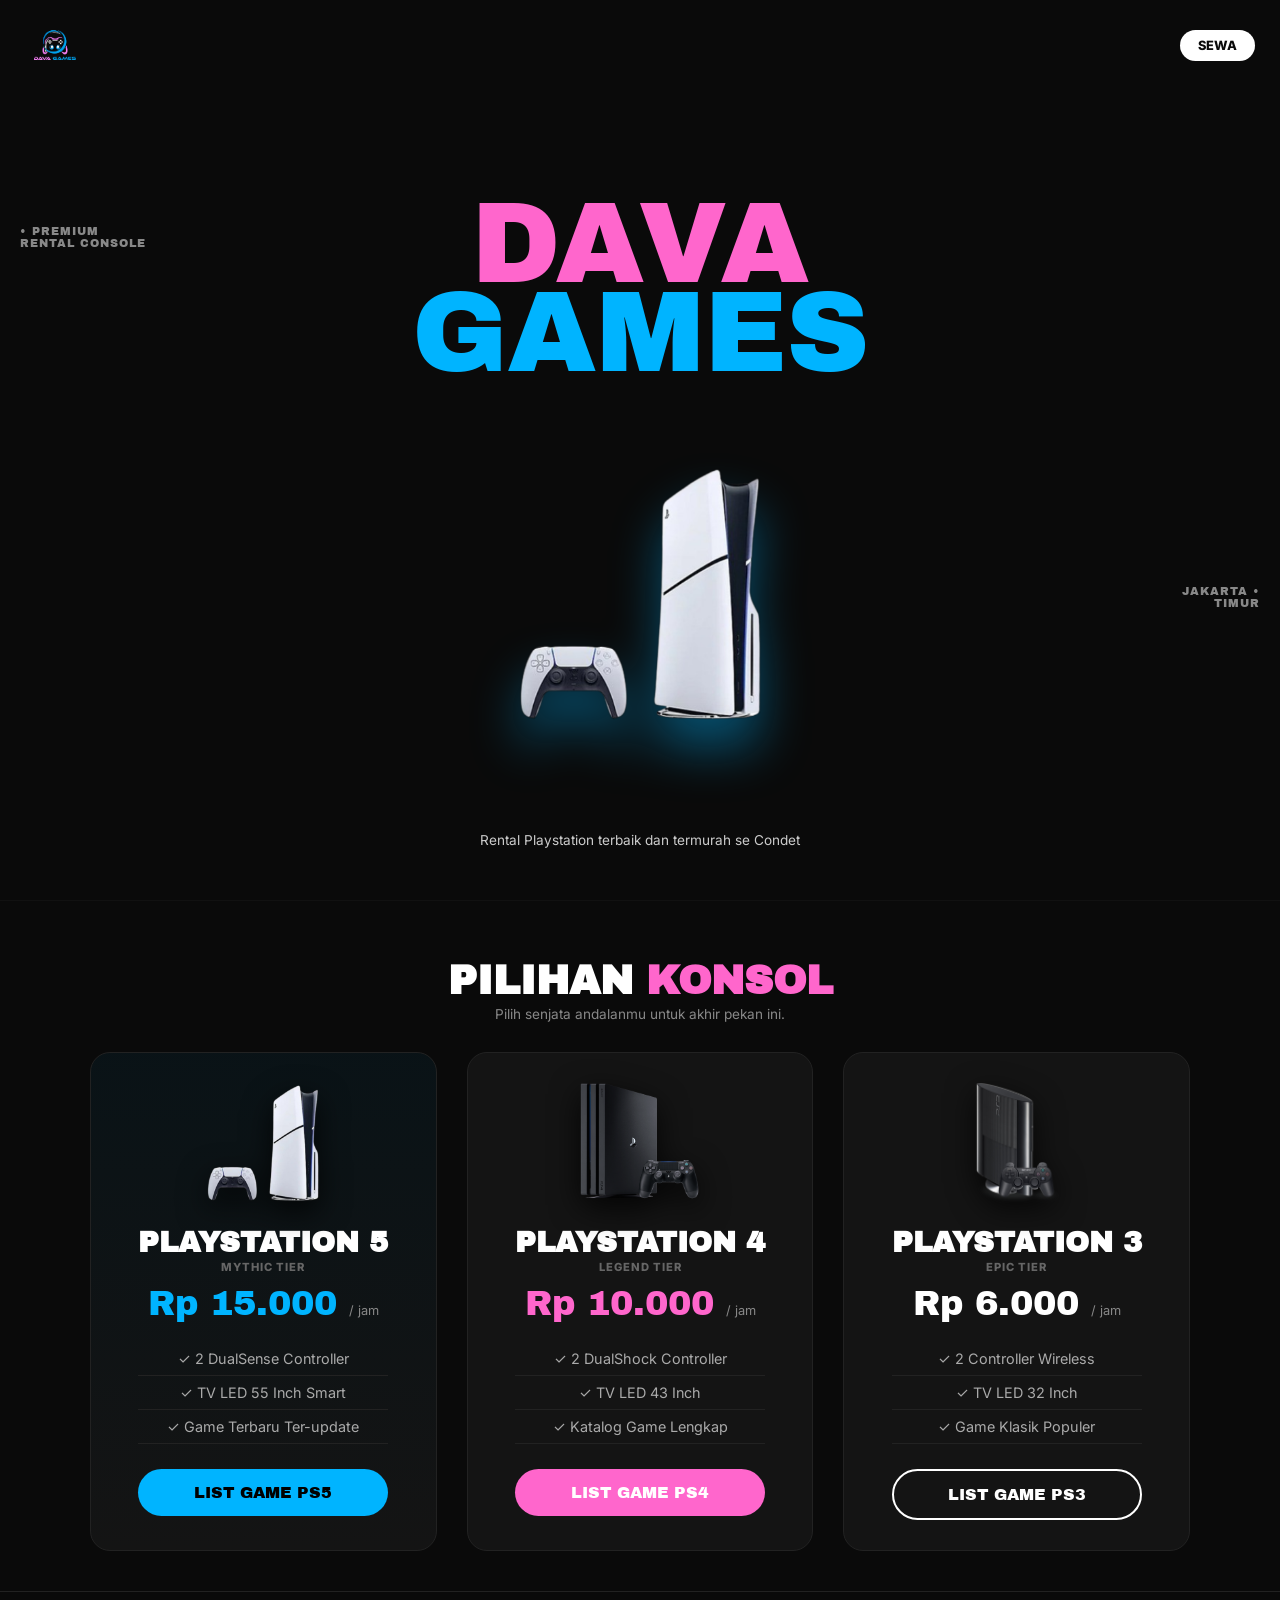
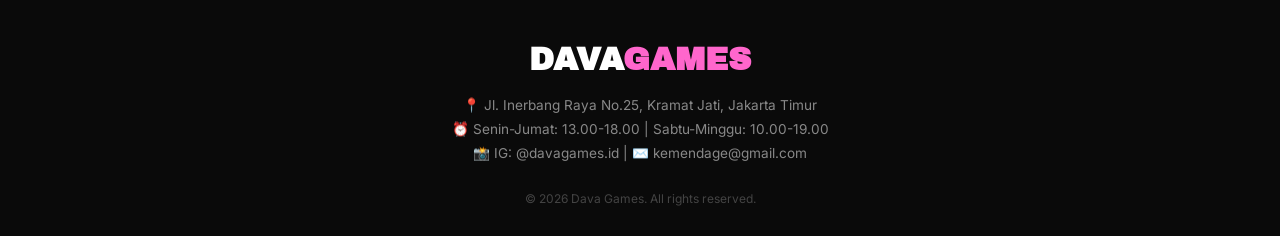
<file: index.html>
<!DOCTYPE html>
<html lang="id">
<head>
    <meta charset="UTF-8">
    <meta name="viewport" content="width=device-width, initial-scale=1.0, maximum-scale=1.0, user-scalable=no">
    <title>Dava Games | Premium PlayStation Rental</title>
    <link href="https://fonts.googleapis.com/css2?family=Archivo+Black&family=Inter:wght@400;600;800&display=swap" rel="stylesheet">
    <link rel="stylesheet" href="style.css">
</head>
<body>

    <nav>
        <div class="logo">
            <a href="index.html">
                <img src="image/logo.png" alt="Logo Dava Games">
            </a>
        </div>
        <a href="harga.html" class="nav-btn">Sewa</a>
    </nav>

    <header class="hero">
        
        <div class="huge-text-bg">
            <div class="text-pink">DAVA</div>
            <div class="text-cyan" style="margin-top: -15px;">GAMES</div>
        </div>

        <div class="center-object-wrapper">
            <img src="image/ps5.png" alt="PS5 Console" class="center-3d-obj">
        </div>

        <div class="float-text top-left">
            • PREMIUM <br> RENTAL CONSOLE
        </div>
        <div class="float-text bottom-right">
            JAKARTA • <br> TIMUR
        </div>

        <div class="hero-desc">
            <p>Rental Playstation terbaik dan termurah se Condet</p>
        </div>
    </header>

    <section id="katalog" class="katalog-section">
        <div class="section-header">
            <h2>PILIHAN <span class="text-pink">KONSOL</span></h2>
            <p>Pilih senjata andalanmu untuk akhir pekan ini.</p>
        </div>

        <div class="modern-cards">
            <div class="m-card best-tier">
                <div class="m-card-image">
                    <img src="image/ps5.png" alt="PS5">
                </div>
                <div class="m-card-content">
                    <h3 class="m-title">PLAYSTATION 5</h3>
                    <p class="m-tier">MYTHIC TIER</p>
                    <div class="m-price">Rp 15.000 <span>/ jam</span></div>
                    <ul class="m-features">
                        <li>✓ 2 DualSense Controller</li>
                        <li>✓ TV LED 55 Inch Smart</li>
                        <li>✓ Game Terbaru Ter-update</li>
                    </ul>
                    <button class="m-btn btn-cyan" onclick="window.location.href='list-game.html?console=ps5'">List Game PS5</button>
                </div>
            </div>

            <div class="m-card">
                <div class="m-card-image">
                    <img src="image/ps4.png" alt="PS4">
                </div>
                <div class="m-card-content">
                    <h3 class="m-title">PLAYSTATION 4</h3>
                    <p class="m-tier">LEGEND TIER</p>
                    <div class="m-price text-pink">Rp 10.000 <span>/ jam</span></div>
                    <ul class="m-features">
                        <li>✓ 2 DualShock Controller</li>
                        <li>✓ TV LED 43 Inch</li>
                        <li>✓ Katalog Game Lengkap</li>
                    </ul>
                    <button class="m-btn btn-pink" onclick="window.location.href='list-game.html?console=ps4'">List Game PS4</button>
                </div>
            </div>

            <div class="m-card">
                <div class="m-card-image">
                    <img src="image/ps3.png" alt="PS3">
                </div>
                <div class="m-card-content">
                    <h3 class="m-title">PLAYSTATION 3</h3>
                    <p class="m-tier">EPIC TIER</p>
                    <div class="m-price">Rp 6.000 <span>/ jam</span></div>
                    <ul class="m-features">
                        <li>✓ 2 Controller Wireless</li>
                        <li>✓ TV LED 32 Inch</li>
                        <li>✓ Game Klasik Populer</li>
                    </ul>
                    <button class="m-btn btn-outline" onclick="window.location.href='list-game.html?console=ps3'">List Game PS3</button>
                </div>
            </div>
        </div>
    </section>

    <footer>
        <h2 class="footer-logo">DAVA<span class="text-pink">GAMES</span></h2>
        <div class="footer-info">
            <p>📍 Jl. Inerbang Raya No.25, Kramat Jati, Jakarta Timur</p>
            <p>⏰ Senin-Jumat: 13.00-18.00 | Sabtu-Minggu: 10.00-19.00</p>
            <p>📸 IG: @davagames.id | ✉️ kemendage@gmail.com</p>
        </div>
        <p class="copyright">© 2026 Dava Games. All rights reserved.</p>
    </footer>

</body>
</html>
</file>
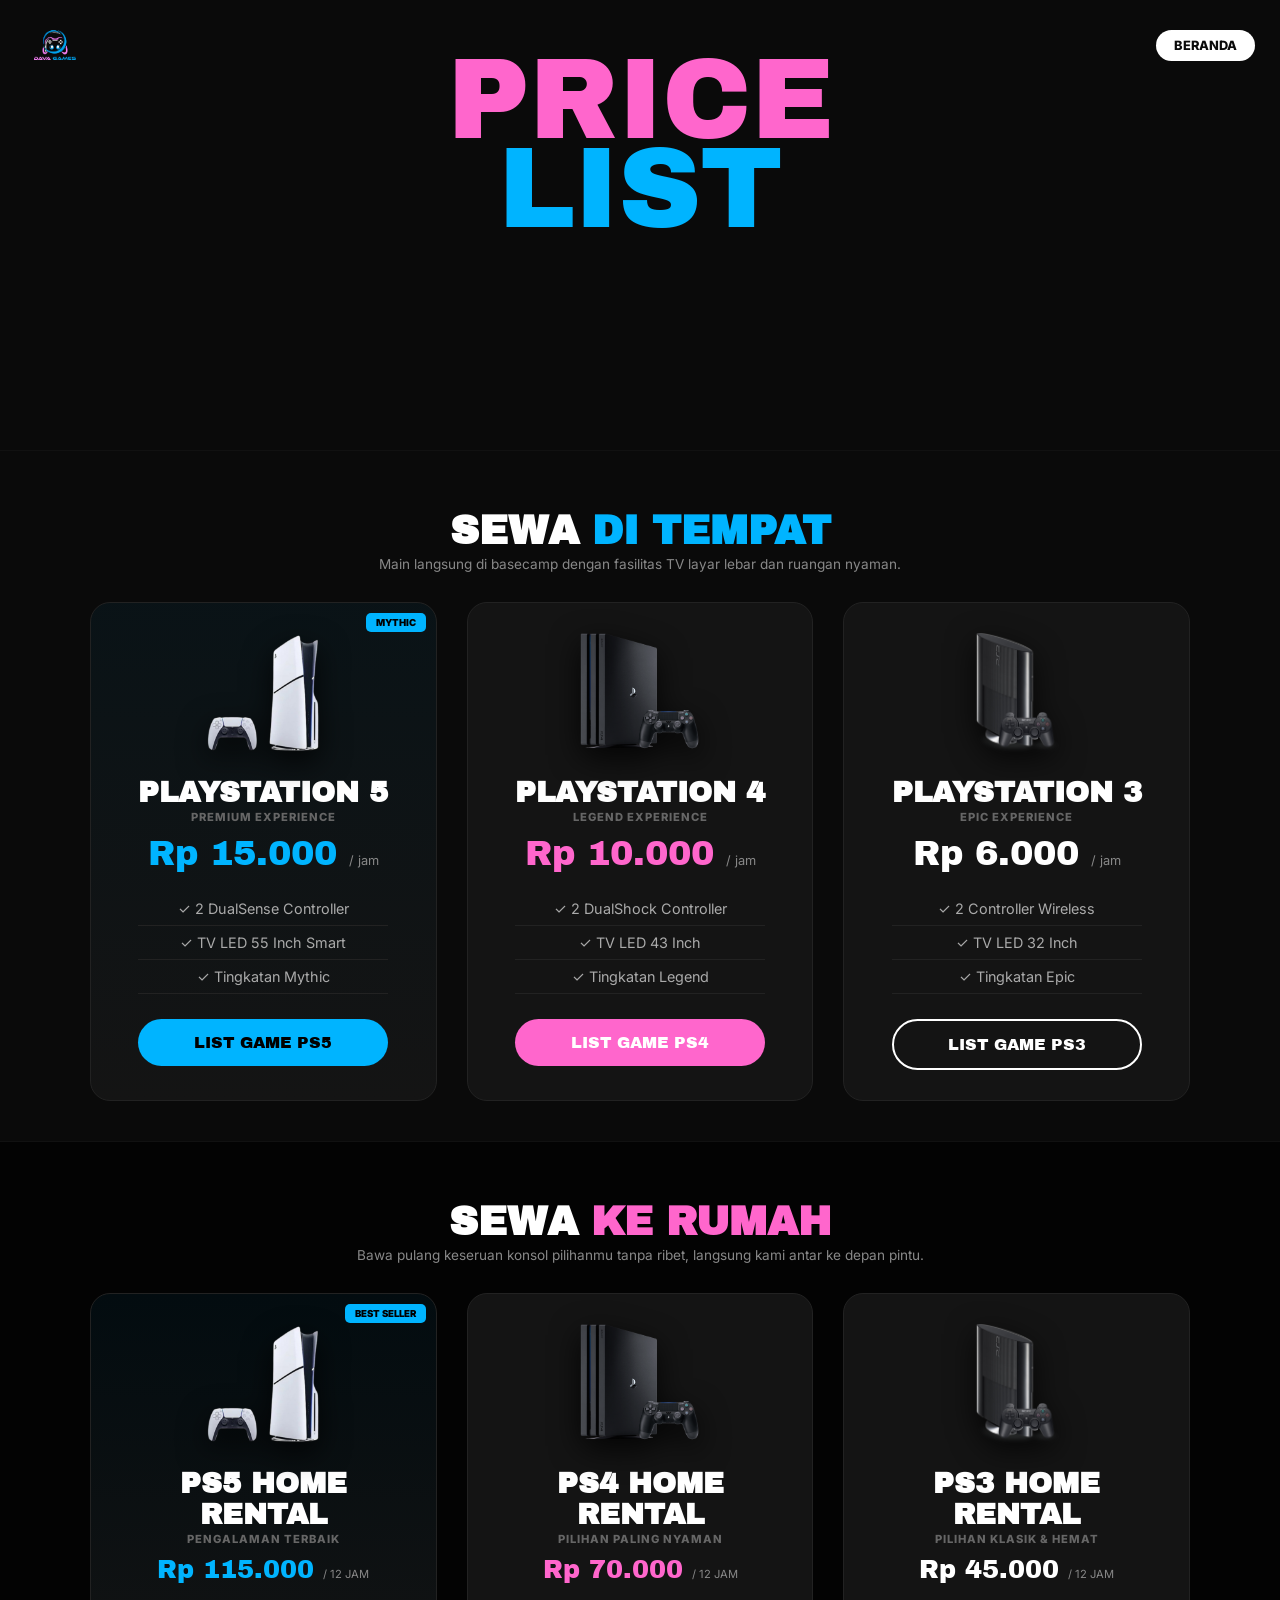
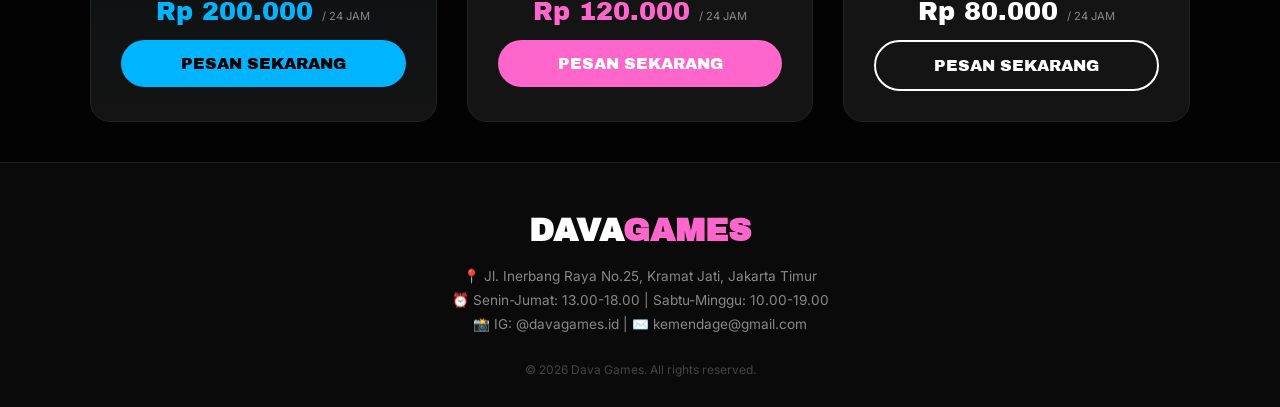
<file: harga.html>
<!DOCTYPE html>
<html lang="id">
<head>
    <meta charset="UTF-8">
    <meta name="viewport" content="width=device-width, initial-scale=1.0, maximum-scale=1.0, user-scalable=no">
    <title>Dava Games | Price List</title>
    <link href="https://fonts.googleapis.com/css2?family=Archivo+Black&family=Inter:wght@400;600;800&display=swap" rel="stylesheet">
    <link rel="stylesheet" href="style.css">
</head>
<body>

    <nav>
        <div class="logo">
            <a href="index.html">
                <img src="image/logo.png" alt="Logo Dava Games">
            </a>
        </div>
        <a href="index.html" class="nav-btn">Beranda</a>
    </nav>

    <header class="hero" style="min-height: 50vh;">
        <div class="huge-text-bg">
            <div class="text-pink">PRICE</div>
            <div class="text-cyan" style="margin-top: -15px;">LIST</div>
        </div>
        
    </header>

    <section class="katalog-section">
        <div class="section-header">
            <h2>SEWA <span class="text-cyan">DI TEMPAT</span></h2>
            <p>Main langsung di basecamp dengan fasilitas TV layar lebar dan ruangan nyaman.</p>
        </div>

        <div class="modern-cards">
            <div class="m-card best-tier">
                <div class="badge-tag">MYTHIC</div>
                <div class="m-card-image">
                    <img src="image/ps5.png" alt="PS5">
                </div>
                <div class="m-card-content">
                    <h3 class="m-title">PLAYSTATION 5</h3>
                    <p class="m-tier">PREMIUM EXPERIENCE</p>
                    <div class="m-price">Rp 15.000 <span>/ jam</span></div>
                    <ul class="m-features">
                        <li>✓ 2 DualSense Controller</li>
                        <li>✓ TV LED 55 Inch Smart</li>
                        <li>✓ Tingkatan Mythic</li>
                    </ul>
                    <button class="m-btn btn-cyan" onclick="window.location.href='list-game.html?console=ps5'">List Game PS5</button>
                </div>
            </div>

            <div class="m-card">
                <div class="m-card-image">
                    <img src="image/ps4.png" alt="PS4">
                </div>
                <div class="m-card-content">
                    <h3 class="m-title">PLAYSTATION 4</h3>
                    <p class="m-tier">LEGEND EXPERIENCE</p>
                    <div class="m-price text-pink">Rp 10.000 <span>/ jam</span></div>
                    <ul class="m-features">
                        <li>✓ 2 DualShock Controller</li>
                        <li>✓ TV LED 43 Inch</li>
                        <li>✓ Tingkatan Legend</li>
                    </ul>
                    <button class="m-btn btn-pink" onclick="window.location.href='list-game.html?console=ps4'">List Game PS4</button>
                </div>
            </div>

            <div class="m-card">
                <div class="m-card-image">
                    <img src="image/ps3.png" alt="PS3">
                </div>
                <div class="m-card-content">
                    <h3 class="m-title">PLAYSTATION 3</h3>
                    <p class="m-tier">EPIC EXPERIENCE</p>
                    <div class="m-price">Rp 6.000 <span>/ jam</span></div>
                    <ul class="m-features">
                        <li>✓ 2 Controller Wireless</li>
                        <li>✓ TV LED 32 Inch</li>
                        <li>✓ Tingkatan Epic</li>
                    </ul>
                    <button class="m-btn btn-outline" onclick="window.location.href='list-game.html?console=ps3'">List Game PS3</button>
                </div>
            </div>
        </div>
    </section>

    <section class="katalog-section" style="background-color: #030303; border-top: 1px solid #111;">
        <div class="section-header">
            <h2>SEWA <span class="text-pink">KE RUMAH</span></h2>
            <p>Bawa pulang keseruan konsol pilihanmu tanpa ribet, langsung kami antar ke depan pintu.</p>
        </div>

        <div class="modern-cards">
            
            <div class="m-card best-tier">
                <div class="badge-tag">BEST SELLER</div>
                <div class="m-card-image">
                    <img src="image/ps5.png" alt="PS5">
                </div>
                <div class="m-card-content">
                    <h3 class="m-title">PS5 HOME RENTAL</h3>
                    <p class="m-tier">PENGALAMAN TERBAIK</p>
                    <div class="m-price" style="font-size: 1.6rem;">Rp 115.000 <span style="font-size: 0.7rem;">/ 12 JAM</span></div>
                    <div class="m-price" style="font-size: 1.6rem; margin-top: -5px; margin-bottom: 15px;">Rp 200.000 <span style="font-size: 0.7rem;">/ 24 JAM</span></div>
                    <button class="m-btn btn-cyan" onclick="window.location.href='syarat.html'">Pesan Sekarang</button>
                </div>
            </div>

            <div class="m-card">
                <div class="m-card-image">
                    <img src="image/ps4.png" alt="PS4">
                </div>
                <div class="m-card-content">
                    <h3 class="m-title">PS4 HOME RENTAL</h3>
                    <p class="m-tier">PILIHAN PALING NYAMAN</p>
                    <div class="m-price text-pink" style="font-size: 1.6rem;">Rp 70.000 <span style="font-size: 0.7rem;">/ 12 JAM</span></div>
                    <div class="m-price text-pink" style="font-size: 1.6rem; margin-top: -5px; margin-bottom: 15px;">Rp 120.000 <span style="font-size: 0.7rem;">/ 24 JAM</span></div>
                    <button class="m-btn btn-pink" onclick="window.location.href='syarat.html'">Pesan Sekarang</button>
                </div>
            </div>

            <div class="m-card">
                <div class="m-card-image">
                    <img src="image/ps3.png" alt="PS3">
                </div>
                <div class="m-card-content">
                    <h3 class="m-title">PS3 HOME RENTAL</h3>
                    <p class="m-tier">PILIHAN KLASIK & HEMAT</p>
                    <div class="m-price" style="font-size: 1.6rem;">Rp 45.000 <span style="font-size: 0.7rem;">/ 12 JAM</span></div>
                    <div class="m-price" style="font-size: 1.6rem; margin-top: -5px; margin-bottom: 15px;">Rp 80.000 <span style="font-size: 0.7rem;">/ 24 JAM</span></div>
                    <button class="m-btn btn-outline" onclick="window.location.href='syarat.html'">Pesan Sekarang</button>
                </div>
            </div>

        </div>
    </section>

    <footer>
        <h2 class="footer-logo">DAVA<span class="text-pink">GAMES</span></h2>
        <div class="footer-info">
            <p>📍 Jl. Inerbang Raya No.25, Kramat Jati, Jakarta Timur</p>
            <p>⏰ Senin-Jumat: 13.00-18.00 | Sabtu-Minggu: 10.00-19.00</p>
            <p>📸 IG: @davagames.id | ✉️ kemendage@gmail.com</p>
        </div>
        <p class="copyright">© 2026 Dava Games. All rights reserved.</p>
    </footer>
</body>
</html>
</file>
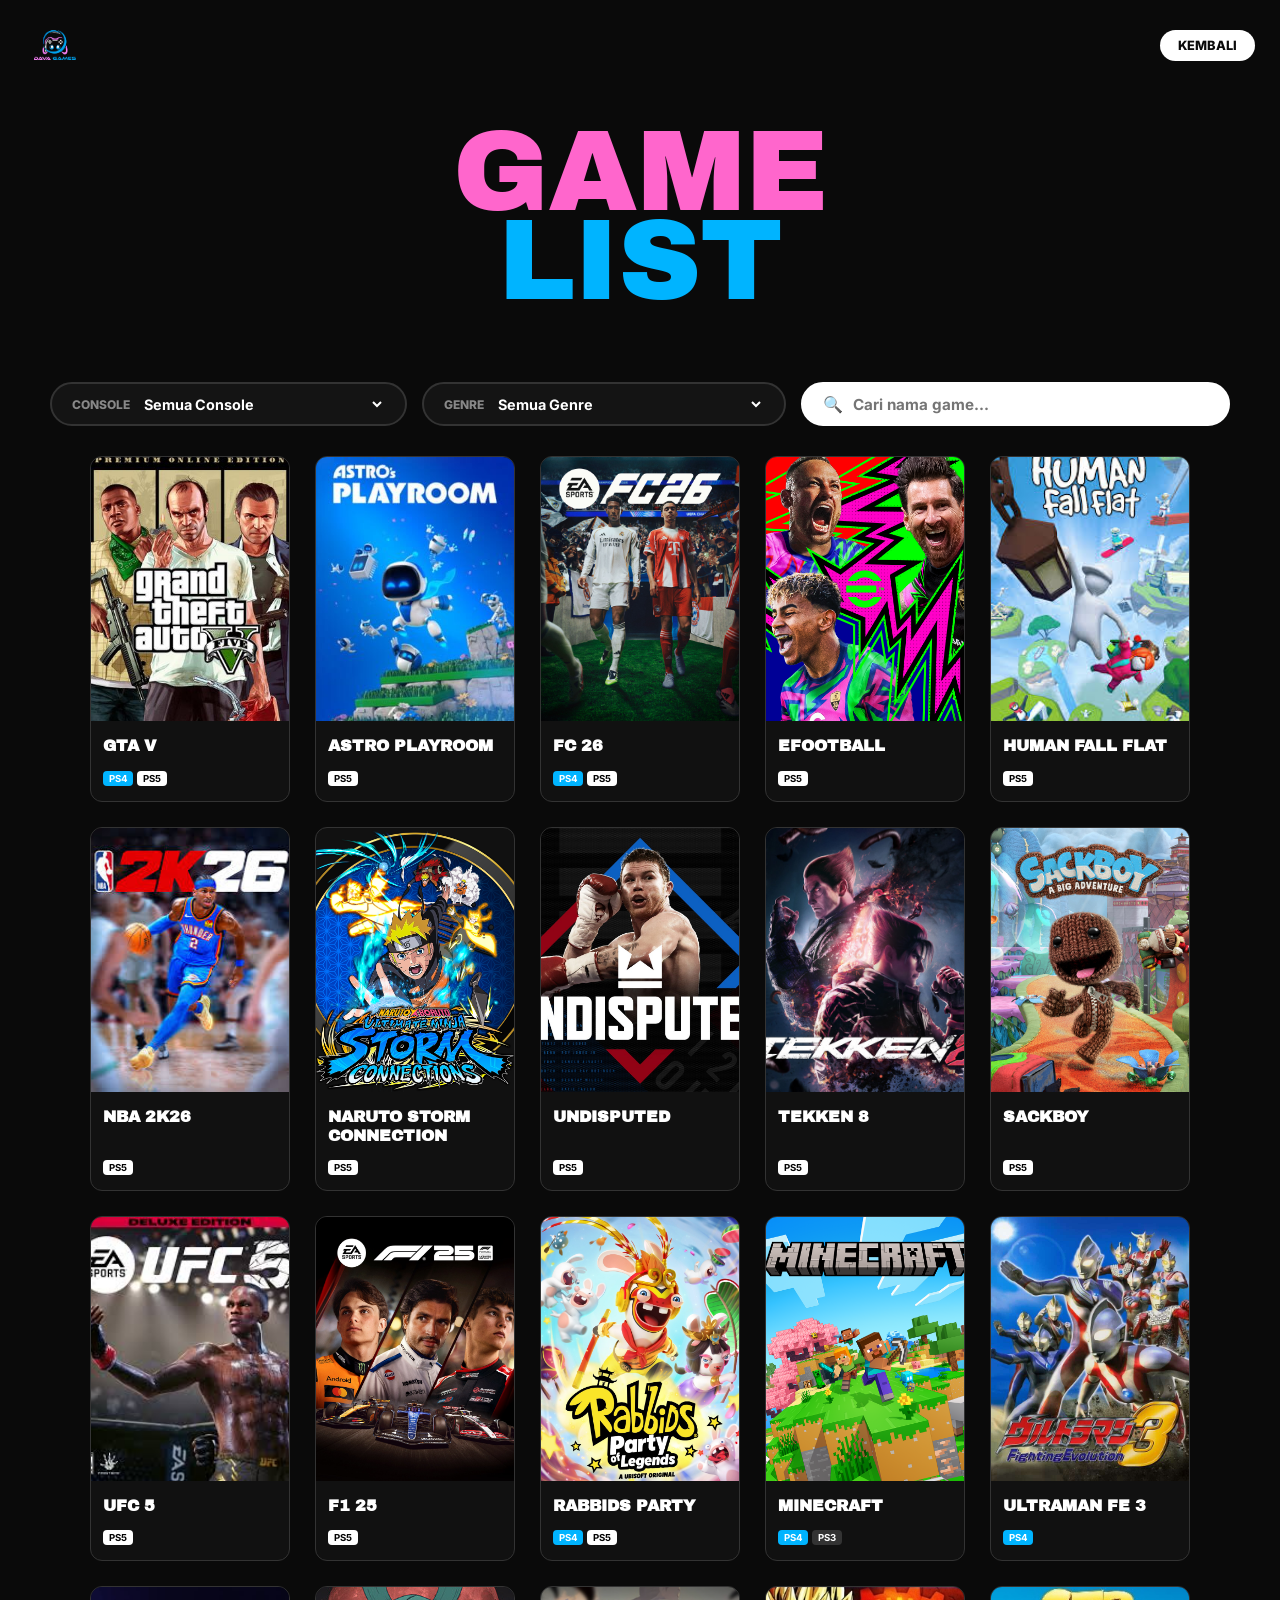
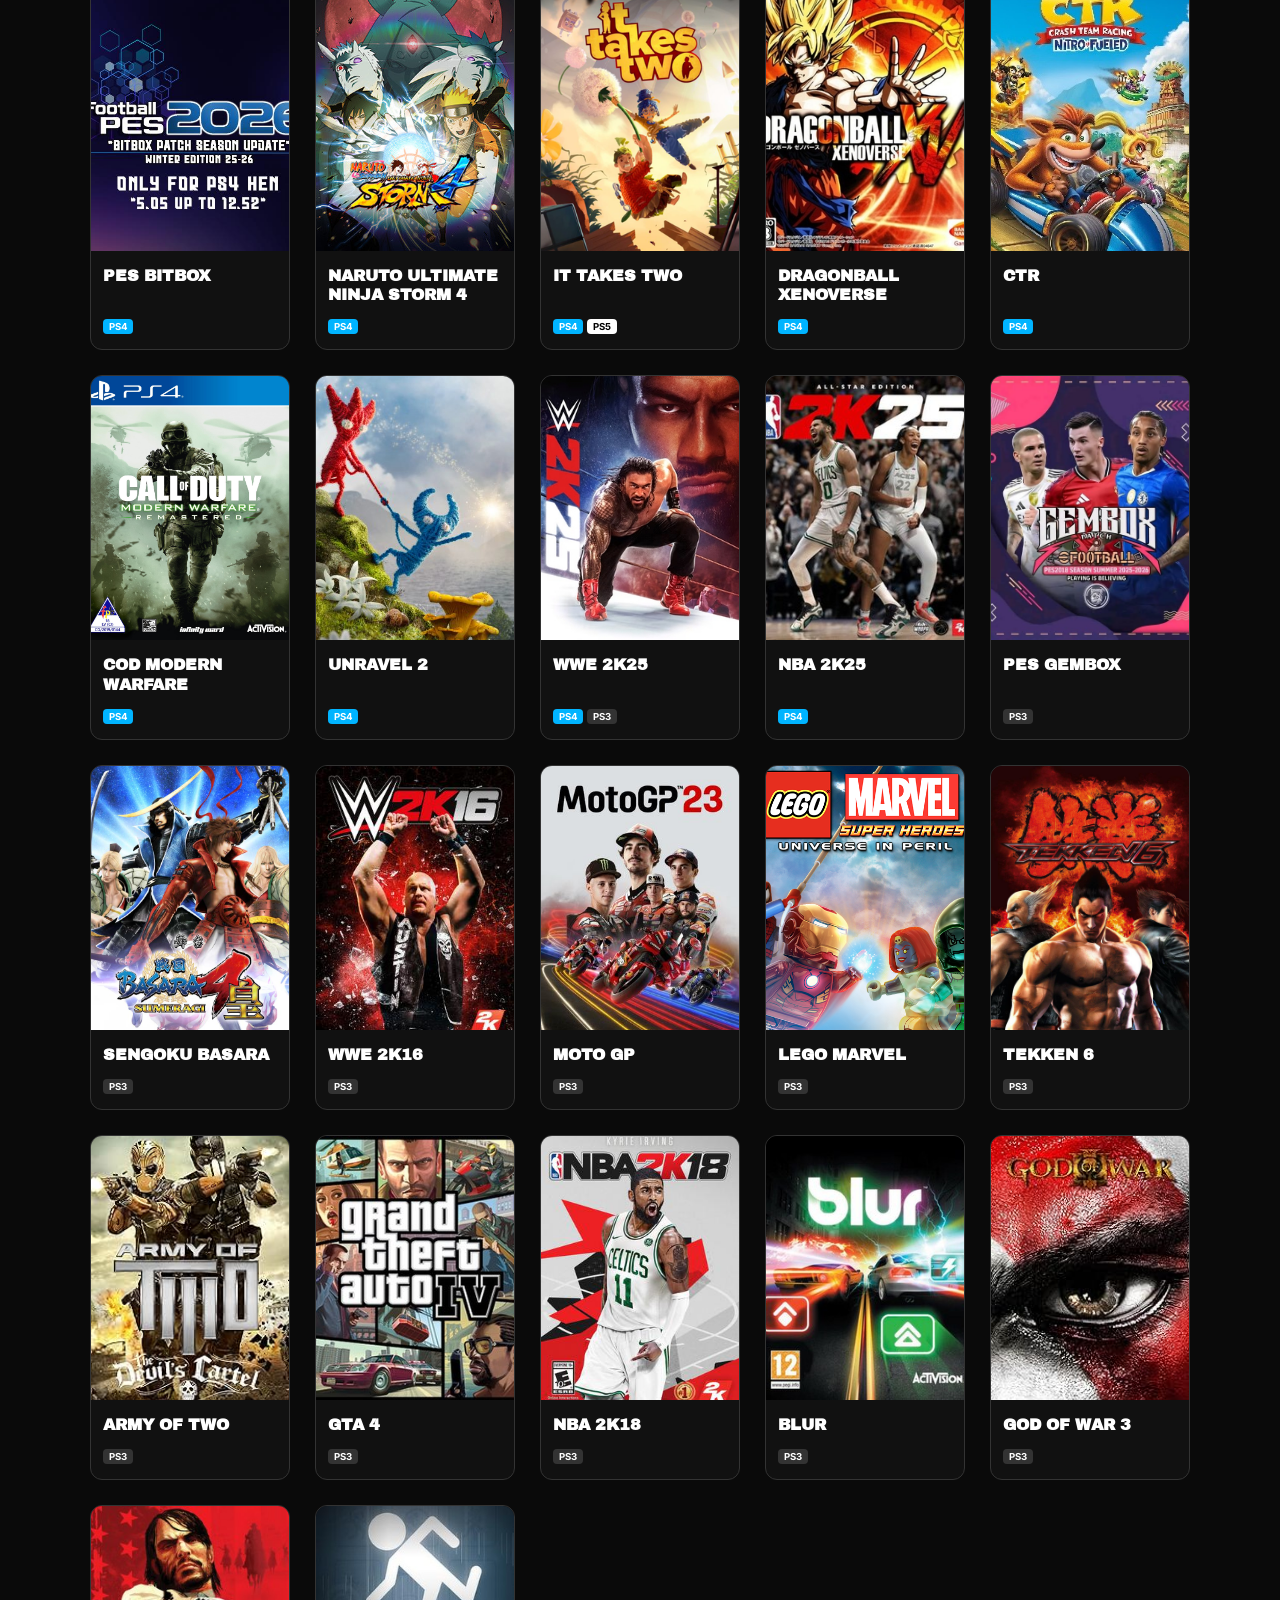
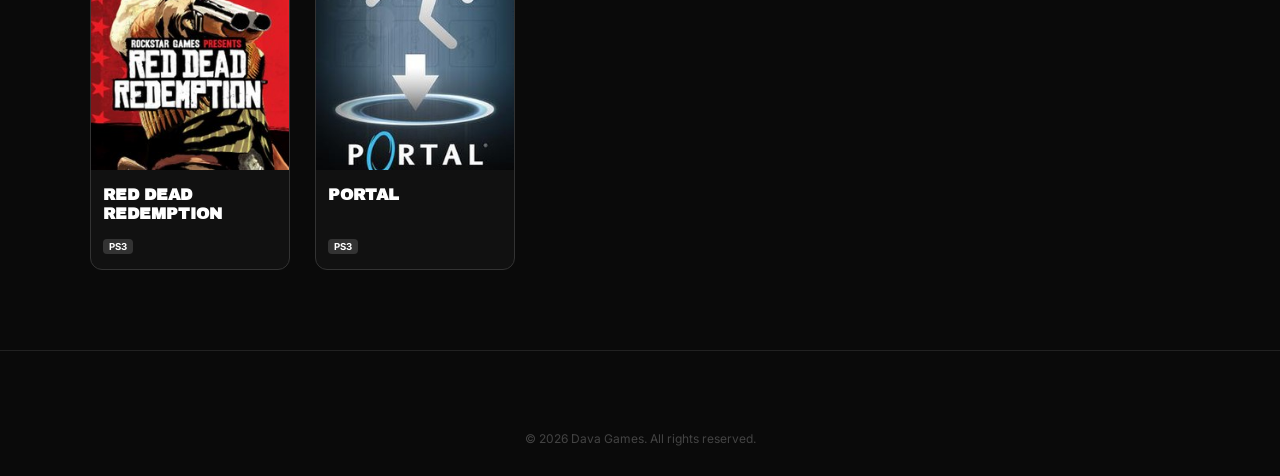
<file: list-game.html>
<!DOCTYPE html>
<html lang="id">
<head>
    <meta charset="UTF-8">
    <meta name="viewport" content="width=device-width, initial-scale=1.0, maximum-scale=1.0, user-scalable=no">
    <title>Dava Games | Game Catalog</title>
    <link href="https://fonts.googleapis.com/css2?family=Archivo+Black&family=Inter:wght@400;600;800&display=swap" rel="stylesheet">
    <link rel="stylesheet" href="style.css">
</head>
<body>

    <nav>
        <div class="logo">
            <a href="index.html">
                <img src="image/logo.png" alt="Logo Dava Games">
            </a>
        </div>
        <a href="harga.html" class="nav-btn">Kembali</a>
    </nav>

    <header class="hero" style="min-height: auto; padding: 120px 20px 50px;">
        <div class="huge-text-bg" style="position: relative; top: 0; left: 0; transform: none;">
            <div class="text-pink">GAME</div>
            <div class="text-cyan" style="margin-top: -15px;">LIST</div>
        </div>
    </header>

    <section class="filter-section">
        <div class="filter-container">
            <div class="filter-box">
                <label for="console">Console</label>
                <select id="console">
                    <option value="all">Semua Console</option>
                    <option value="ps5">PlayStation 5</option>
                    <option value="ps4">PlayStation 4</option>
                    <option value="ps3">PlayStation 3</option>
                </select>
            </div>

            <div class="filter-box">
                <label for="genre">Genre</label>
                <select id="genre">
                    <option value="all">Semua Genre</option>
                    <option value="action">Action / Adventure</option>
                    <option value="sports">Sports / Racing</option>
                    <option value="fighting">Fighting</option>
                    <option value="party">Party / Family</option>
                    <option value="rpg">RPG</option>
                </select>
            </div>

            <div class="search-box">
                <div class="search-icon">🔍</div>
                <input type="text" id="search" placeholder="Cari nama game...">
            </div>
        </div>
    </section>

    <section class="game-katalog">
        <div class="game-grid" id="game-list">
            </div>
    </section>

    <footer>
        <p class="copyright">© 2026 Dava Games. All rights reserved.</p>
    </footer>

    <script src="list-game.js"></script>

</body>
</html>
</file>
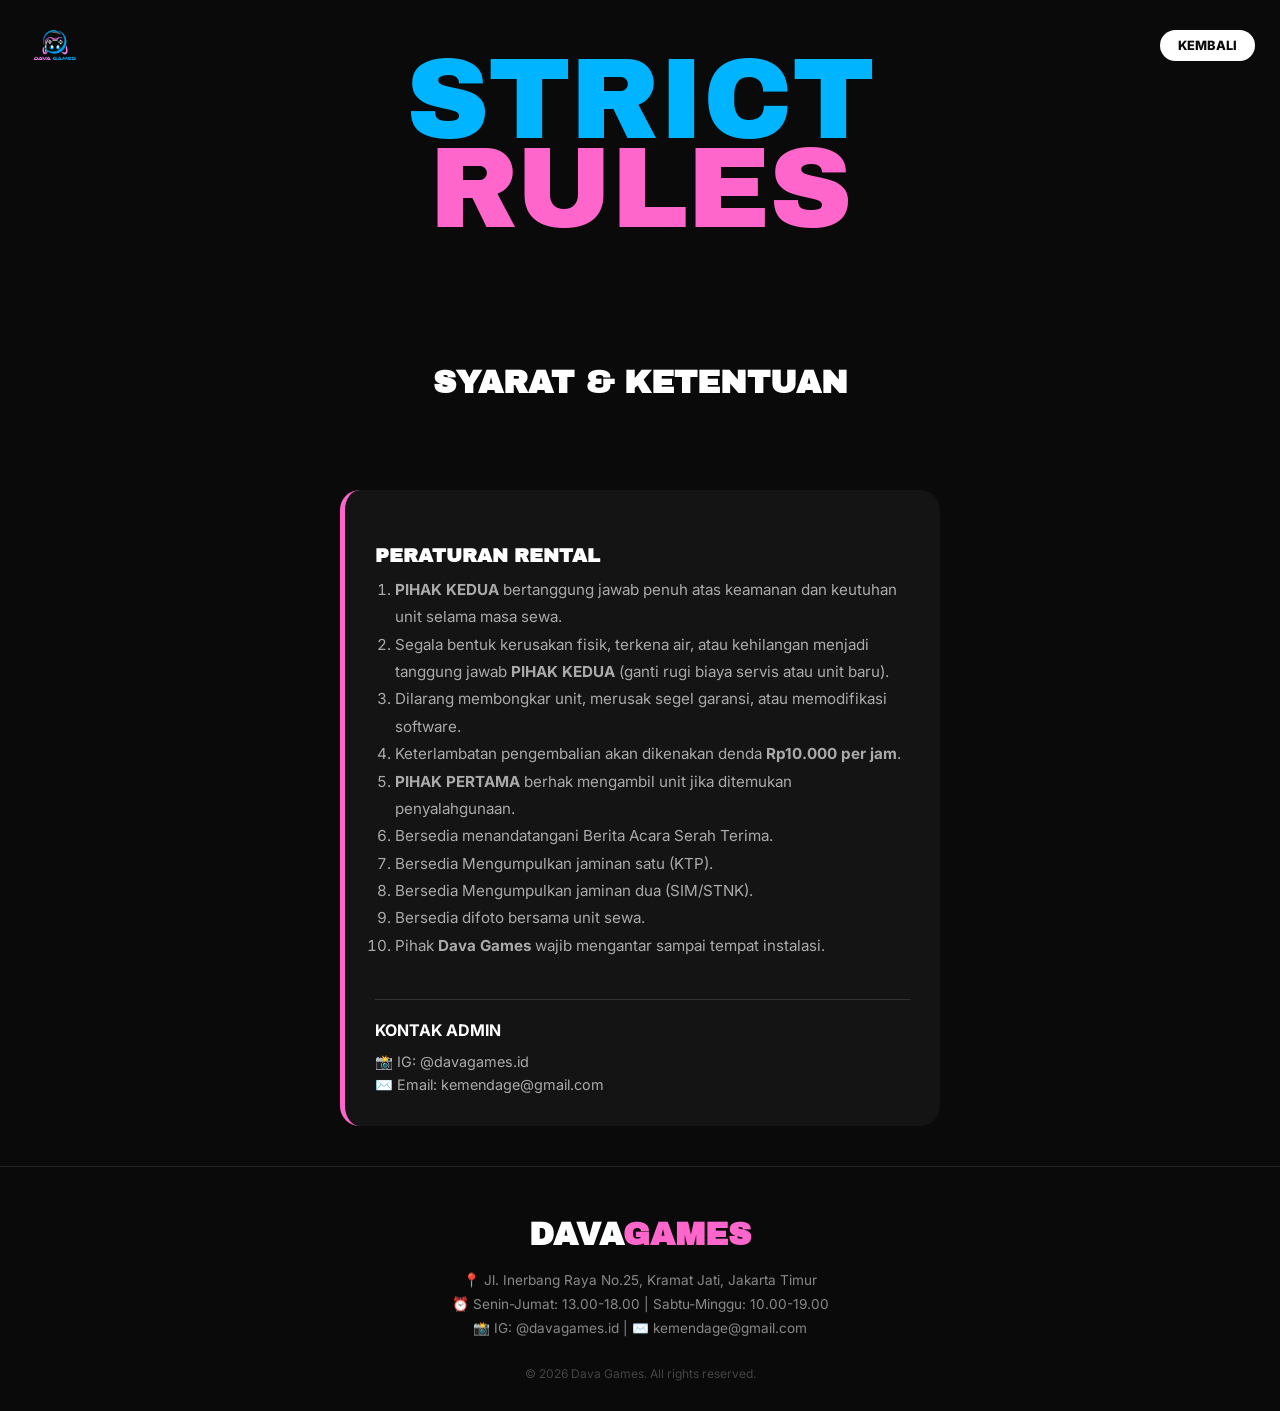
<file: syarat.html>
<!DOCTYPE html>
<html lang="id">
<head>
    <meta charset="UTF-8">
    <meta name="viewport" content="width=device-width, initial-scale=1.0, maximum-scale=1.0, user-scalable=no">
    <title>Dava Games | Syarat & Ketentuan</title>
    <link href="https://fonts.googleapis.com/css2?family=Archivo+Black&family=Inter:wght@400;600;800&display=swap" rel="stylesheet">
    <link rel="stylesheet" href="style.css">
</head>
<body>

    <nav>
        <div class="logo">
            <a href="index.html">
                <img src="image/logo.png" alt="Logo Dava Games">
            </a>
        </div>
        <a href="harga.html" class="nav-btn">Kembali</a>
    </nav>

    <header class="hero" style="min-height: 50vh;">
        <div class="huge-text-bg">
            <div class="text-cyan">STRICT</div>
            <div class="text-pink" style="margin-top: -15px;">RULES</div>
        </div>
        <div class="hero-desc">
            <h1 style="font-family:'Archivo Black'; font-size: 2rem;">SYARAT & KETENTUAN</h1>
        </div>
    </header>

    <section class="rules-content">
        <div class="rules-card">
            <h3>PERATURAN RENTAL</h3>
            
            <ol style="color: #aaa; line-height: 1.8; padding-left: 20px; font-size: 0.95rem; margin-bottom: 20px;">
                <li><strong>PIHAK KEDUA</strong> bertanggung jawab penuh atas keamanan dan keutuhan unit selama masa sewa.</li>
                <li>Segala bentuk kerusakan fisik, terkena air, atau kehilangan menjadi tanggung jawab <strong>PIHAK KEDUA</strong> (ganti rugi biaya servis atau unit baru).</li>
                <li>Dilarang membongkar unit, merusak segel garansi, atau memodifikasi software.</li>
                <li>Keterlambatan pengembalian akan dikenakan denda <strong>Rp10.000 per jam</strong>.</li>
                <li><strong>PIHAK PERTAMA</strong> berhak mengambil unit jika ditemukan penyalahgunaan.</li>
                <li>Bersedia menandatangani Berita Acara Serah Terima.</li>
                <li>Bersedia Mengumpulkan jaminan satu (KTP).</li>
                <li>Bersedia Mengumpulkan jaminan dua (SIM/STNK).</li>
                <li>Bersedia difoto bersama unit sewa.</li>
                <li>Pihak <strong>Dava Games</strong> wajib mengantar sampai tempat instalasi.</li>
            </ol>

            <div class="contact-box-modern">
                <h4>KONTAK ADMIN</h4>
                <p style="margin-top: 10px;">📸 IG: @davagames.id</p>
                <p>✉️ Email: kemendage@gmail.com</p>
            </div>
        </div>
    </section>

    <footer>
        <h2 class="footer-logo">DAVA<span class="text-pink">GAMES</span></h2>
        <div class="footer-info">
            <p>📍 Jl. Inerbang Raya No.25, Kramat Jati, Jakarta Timur</p>
            <p>⏰ Senin-Jumat: 13.00-18.00 | Sabtu-Minggu: 10.00-19.00</p>
            <p>📸 IG: @davagames.id | ✉️ kemendage@gmail.com</p>
        </div>
        <p class="copyright">© 2026 Dava Games. All rights reserved.</p>
    </footer>

</body>
</html>
</file>
<file: style.css>
/*Theme*/
:root {
    --bg-dark: #0a0a0a;
    --text-light: #ffffff;
    --cyan: #00b4ff;
    --pink: #ff66cc;
    --card-bg: #141414;
    
    /* Font Families */
    --font-huge: 'Archivo Black', sans-serif;
    --font-text: 'Inter', sans-serif;
}

* {
    margin: 0;
    padding: 0;
    box-sizing: border-box;
    scroll-behavior: smooth;
    -webkit-tap-highlight-color: transparent !important; 
}

*:focus, *:active, *:hover {
    outline: none !important;
    box-shadow: none !important;
}

input:-webkit-autofill,
input:-webkit-autofill:hover, 
input:-webkit-autofill:focus, 
input:-webkit-autofill:active {
    transition: background-color 5000s ease-in-out 0s;
    -webkit-text-fill-color: white !important;
}

body {
    background-color: var(--bg-dark);
    color: var(--text-light);
    font-family: var(--font-text);
    overflow-x: hidden;
    width: 100%;
}

.text-pink { color: var(--pink); }
.text-cyan { color: var(--cyan); }

/* navbar header */
nav {
    display: flex;
    justify-content: space-between;
    align-items: center;
    padding: 15px 25px;
    position: absolute; 
    top: 0;
    width: 100%;
    z-index: 100;
}

.logo {
    display: flex;
    align-items: center;
}

/* logo size */
.logo img {
    height: 60px;
    width: auto;
    display: block;
    transition: height 0.3s ease;
}

.nav-btn {
    background-color: var(--text-light);
    color: var(--bg-dark);
    padding: 8px 18px;
    border-radius: 50px;
    text-decoration: none;
    font-weight: 800;
    font-size: 0.8rem;
    text-transform: uppercase;
    border: none;
}

.nav-katalog-title {
    font-family: var(--font-huge);
    font-size: 1.2rem;
    color: var(--text-light);
    letter-spacing: 1px;
    text-transform: uppercase;
}

/* hero section */
.hero {
    position: relative;
    min-height: 100vh;
    display: flex;
    flex-direction: column;
    justify-content: center;
    align-items: center;
    overflow: hidden;
    padding: 20px;
}

/* main text */
.huge-text-bg {
    position: absolute;
    top: 38%; 
    left: 50%;
    transform: translate(-50%, -50%);
    width: 100%;
    text-align: center;
    font-family: var(--font-huge);
    font-size: 18vw; 
    line-height: 0.9;
    letter-spacing: -1px;
    z-index: 1;
    white-space: nowrap;
}

/* ps5 position */
.center-object-wrapper {
    position: absolute;
    top: 65%; 
    left: 50%;
    transform: translate(-50%, -50%);
    z-index: 2;
    width: 160px; 
    animation: float3D 5s ease-in-out infinite;
}

.center-3d-obj {
    width: 100%;
    height: auto;
    display: block;
    filter: drop-shadow(0 30px 25px rgba(0, 180, 255, 0.4));
}

@keyframes float3D {
    0% { transform: translate(-50%, -50%) translateY(0px); }
    50% { transform: translate(-50%, -50%) translateY(-20px); }
    100% { transform: translate(-50%, -50%) translateY(0px); }
}

.float-text {
    position: absolute;
    font-family: var(--font-huge);
    font-size: 0.7rem;
    color: #888;
    z-index: 3;
    letter-spacing: 1px;
}

.top-left {
    top: 25%;
    left: 20px;
}

.bottom-right {
    top: 65%;
    right: 20px;
    text-align: right;
}

/* bottom text */
.hero-desc {
    position: absolute;
    bottom: 40px; 
    left: 20px;
    right: 20px;
    z-index: 10;
    text-align: center;
}

.hero-desc p {
    font-size: 0.85rem;
    color: #cccccc;
    line-height: 1.5;
    max-width: 400px;
    margin: 0 auto; 
}

/* catalog section */
.katalog-section {
    padding: 60px 20px 40px;
    background-color: #050505;
}

.section-header {
    text-align: center;
    margin-bottom: 30px;
}

.section-header h2 {
    font-family: var(--font-huge);
    font-size: 2.5rem;
    line-height: 1;
    margin-bottom: 5px;
}

.section-header p {
    color: #888;
    font-size: 0.85rem;
}

.modern-cards {
    display: flex;
    flex-direction: column;
    gap: 20px;
    max-width: 450px;
    margin: 0 auto;
}

.m-card {
    background-color: var(--card-bg);
    border-radius: 15px;
    padding: 20px;
    display: flex;
    flex-direction: column;
    align-items: center;
    text-align: center;
    border: 1px solid #222;
    position: relative;
    overflow: hidden;
}

.best-tier {
    border: 1px solid #222;
    background: linear-gradient(180deg, rgba(0,180,255,0.05) 0%, rgba(20,20,20,1) 100%);
}

.m-card-image img {
    height: 100px;
    object-fit: contain;
    margin-bottom: 15px;
    filter: drop-shadow(0 10px 15px rgba(0,0,0,0.8));
}

.m-title {
    font-family: var(--font-huge);
    font-size: 1.5rem;
    color: white;
    margin-bottom: 2px;
}

.m-tier {
    font-size: 0.7rem;
    font-weight: 800;
    color: #666;
    letter-spacing: 1px;
    margin-bottom: 10px;
}

.m-price {
    font-family: var(--font-huge);
    font-size: 1.8rem;
    color: white;
    margin-bottom: 10px;
}

.best-tier .m-price {
    color: var(--cyan);
}

.m-price.text-pink {
    color: var(--pink);
}

.m-price span {
    font-family: var(--font-text);
    font-size: 0.8rem;
    color: #888;
    font-weight: normal;
}

.m-features {
    list-style: none;
    margin-bottom: 15px;
    width: 100%;
}

.m-features li {
    font-size: 0.8rem;
    color: #aaa;
    padding: 5px 0;
    border-bottom: 1px solid #222;
}

.m-btn {
    width: 100%;
    padding: 10px 15px;
    font-family: var(--font-huge);
    font-size: 0.85rem;
    border: none;
    border-radius: 40px;
    cursor: pointer;
    text-transform: uppercase;
}

.btn-cyan { background-color: var(--cyan); color: black; }
.btn-pink { background-color: var(--pink); color: white; }
.btn-outline { background-color: transparent; border: 2px solid white; color: white; }

.badge-tag {
    position: absolute;
    top: 10px;
    right: 10px;
    background: var(--cyan);
    color: black;
    font-weight: 900;
    font-size: 0.6rem;
    padding: 4px 10px;
    border-radius: 5px;
}

/* footer */
footer {
    background-color: var(--bg-dark);
    padding: 50px 20px 30px;
    text-align: center;
    border-top: 1px solid #222;
}

.footer-logo {
    font-family: var(--font-huge);
    font-size: 2rem;
    margin-bottom: 20px;
}

.footer-info p {
    font-size: 0.85rem;
    color: #888;
    margin-bottom: 8px;
}

.copyright {
    margin-top: 30px;
    font-size: 0.75rem;
    color: #444;
}

/* syarat.html page */
.rules-content {
    padding: 40px 20px;
}

.rules-card {
    background: var(--card-bg);
    padding: 30px;
    border-radius: 20px;
    border-left: 5px solid var(--pink);
    max-width: 600px;
    margin: 0 auto;
}

.rules-card h3 {
    font-family: var(--font-huge);
    font-size: 1.2rem;
    margin-top: 25px;
    margin-bottom: 10px;
}

.rules-card p {
    font-size: 0.9rem;
    color: #aaa;
    line-height: 1.6;
}

.contact-box-modern {
    margin-top: 40px;
    padding-top: 20px;
    border-top: 1px solid #333;
}

/* filter game */
.filter-section {
    padding: 20px 20px 30px;
    background-color: var(--bg-dark);
}

.filter-container {
    display: flex;
    flex-direction: row;
    flex-wrap: wrap; 
    gap: 15px;
    justify-content: center;
    max-width: 1200px;
    margin: 0 auto;
}

.filter-box, .search-box {
    display: flex;
    align-items: center;
    background: var(--card-bg);
    border: 2px solid #333;
    border-radius: 50px;
    padding: 10px 20px;
    gap: 10px;
    flex-grow: 1; 
}

.filter-box label {
    font-weight: 800;
    color: #888;
    font-size: 0.75rem;
    text-transform: uppercase;
    white-space: nowrap;
}

.filter-box select {
    background: transparent;
    border: none;
    color: white;
    font-family: var(--font-text);
    font-weight: bold;
    font-size: 0.9rem;
    outline: none;
    width: 100%;
    cursor: pointer;
}

.filter-box select option {
    background-color: var(--bg-dark);
    color: white;
}

.search-box {
    background: white; 
    border-color: white;
    min-width: 250px;
}

.search-box input {
    background: transparent;
    border: none;
    width: 100%;
    font-family: var(--font-text);
    font-weight: bold;
    color: black;
    font-size: 0.95rem;
    outline: none;
}

/* GRID game show 2 grid */
.game-katalog {
    padding: 0 20px 80px;
    background-color: var(--bg-dark);
    max-width: 1200px;
    margin: 0 auto;
}

.game-grid {
    display: grid;
    grid-template-columns: repeat(2, 1fr); 
    gap: 15px;
}

.g-item {
    background: #111;
    border-radius: 12px;
    overflow: hidden;
    border: 1px solid #333;
    display: flex;
    flex-direction: column;
}

.g-item img {
    width: 100%;
    aspect-ratio: 3 / 4; 
    object-fit: cover;
}

.g-info {
    padding: 15px 12px;
    display: flex;
    flex-direction: column;
    justify-content: space-between;
    flex-grow: 1;
}

.g-info h4 {
    font-family: var(--font-huge);
    font-size: 0.85rem; 
    color: white;
    margin-bottom: 10px;
    line-height: 1.2;
}

.g-badge {
    font-size: 0.6rem;
    padding: 2px 6px;
    border-radius: 4px;
    font-weight: bold;
    display: inline-block;
}

.ps5 { background: white; color: black; }
.ps4 { background: var(--cyan); color: white; }

/* responsive mobile */
@media (max-width: 768px) {
    .logo img {
        height: 45px; 
    }

    .nav-katalog-title {
        font-size: 0.8rem;
    }
}

/* scaling for web */
@media (min-width: 769px) {
    .huge-text-bg {
        font-size: 9vw; 
        top: 32%; 
    }
    
    /* 3d object */
    .center-object-wrapper {
        width: 260px; 
        top: 66%; 
    }

    /* not blocking other */
    .katalog-section {
        position: relative; 
        z-index: 20; 
        background-color: var(--bg-dark); 
        border-top: 1px solid #111;
    }

    /* space between section price */
    .modern-cards {
        flex-direction: row;
        max-width: 1100px;
        justify-content: center;
        gap: 30px;
    }

    .m-card {
        width: 33%;
        min-width: 300px; 
        padding: 30px;
        border-radius: 20px;
    }

    .m-card-image img {
        height: 120px;
        margin-bottom: 20px;
    }

    .m-title {
        font-size: 1.8rem;
    }

    .m-price {
        font-size: 2.2rem;
        margin-bottom: 20px;
    }

    .m-features {
        margin-bottom: 25px;
    }

    .m-features li {
        font-size: 0.9rem;
        padding: 8px 0;
    }

    .m-btn {
        padding: 15px;
        font-size: 1rem;
    }
    
    .hero-desc {
        bottom: 50px;
    }

    .filter-section, .game-katalog {
        padding-left: 50px;
        padding-right: 50px;
    }
    
    .game-grid {
        grid-template-columns: repeat(auto-fill, minmax(200px, 1fr));
        gap: 25px;
    }

    .g-info h4 {
        font-size: 1rem;
    }
}
</file>
